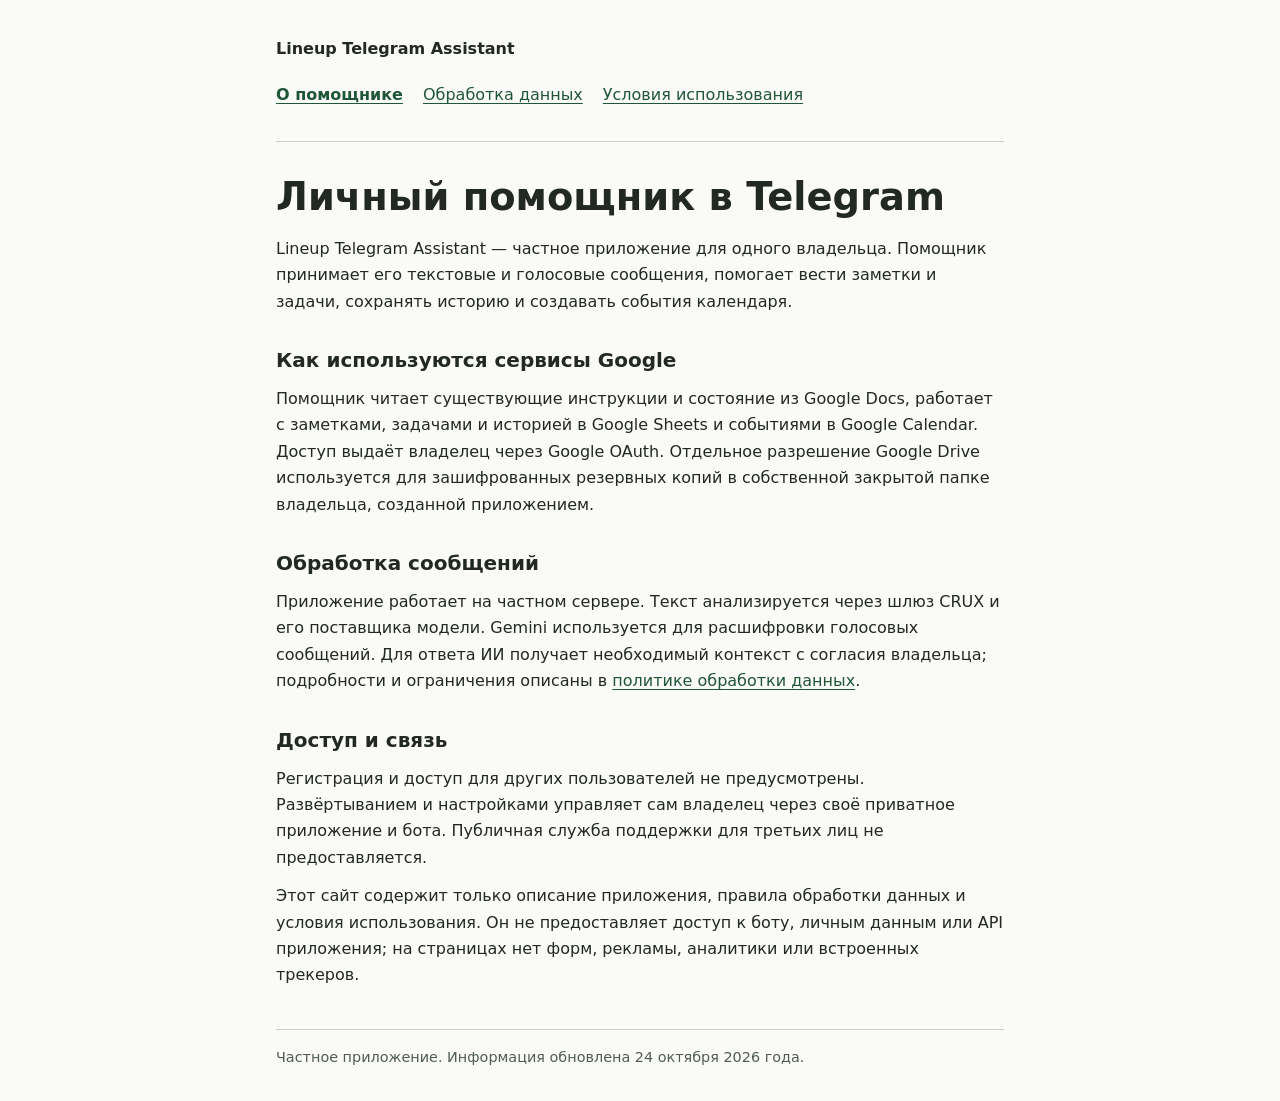
<file: index.html>
<!doctype html>
<html lang="ru">
<head>
  <meta charset="utf-8">
  <meta name="viewport" content="width=device-width, initial-scale=1, viewport-fit=cover">
  <meta name="description" content="Описание частного Lineup Telegram Assistant: заметки, задачи, события и резервные копии владельца.">
  <meta name="referrer" content="no-referrer">
  <title>Lineup Telegram Assistant — о помощнике</title>
  <link rel="stylesheet" href="style.css">
</head>
<body>
  <a class="skip-link" href="#content">К содержанию</a>
  <div class="page">
    <header>
      <p class="brand">Lineup Telegram Assistant</p>
      <nav aria-label="Основная навигация">
        <a href="index.html" aria-current="page">О помощнике</a>
        <a href="privacy.html">Обработка данных</a>
        <a href="terms.html">Условия использования</a>
      </nav>
    </header>
    <main id="content" tabindex="-1">
      <h1>Личный помощник в Telegram</h1>
      <p>Lineup Telegram Assistant — частное приложение для одного владельца. Помощник принимает его текстовые и голосовые сообщения, помогает вести заметки и задачи, сохранять историю и создавать события календаря.</p>
      <h2>Как используются сервисы Google</h2>
      <p>Помощник читает существующие инструкции и состояние из Google Docs, работает с заметками, задачами и историей в Google Sheets и событиями в Google Calendar. Доступ выдаёт владелец через Google OAuth. Отдельное разрешение Google Drive используется для зашифрованных резервных копий в собственной закрытой папке владельца, созданной приложением.</p>
      <h2>Обработка сообщений</h2>
      <p>Приложение работает на частном сервере. Текст анализируется через шлюз CRUX и его поставщика модели. Gemini используется для расшифровки голосовых сообщений. Для ответа ИИ получает необходимый контекст с согласия владельца; подробности и ограничения описаны в <a href="privacy.html">политике обработки данных</a>.</p>
      <h2>Доступ и связь</h2>
      <p>Регистрация и доступ для других пользователей не предусмотрены. Развёртыванием и настройками управляет сам владелец через своё приватное приложение и бота. Публичная служба поддержки для третьих лиц не предоставляется.</p>
      <p>Этот сайт содержит только описание приложения, правила обработки данных и условия использования. Он не предоставляет доступ к боту, личным данным или API приложения; на страницах нет форм, рекламы, аналитики или встроенных трекеров.</p>
    </main>
    <footer>Частное приложение. Информация обновлена <time datetime="2026-10-24">24 октября 2026 года</time>.</footer>
  </div>
</body>
</html>
</file>
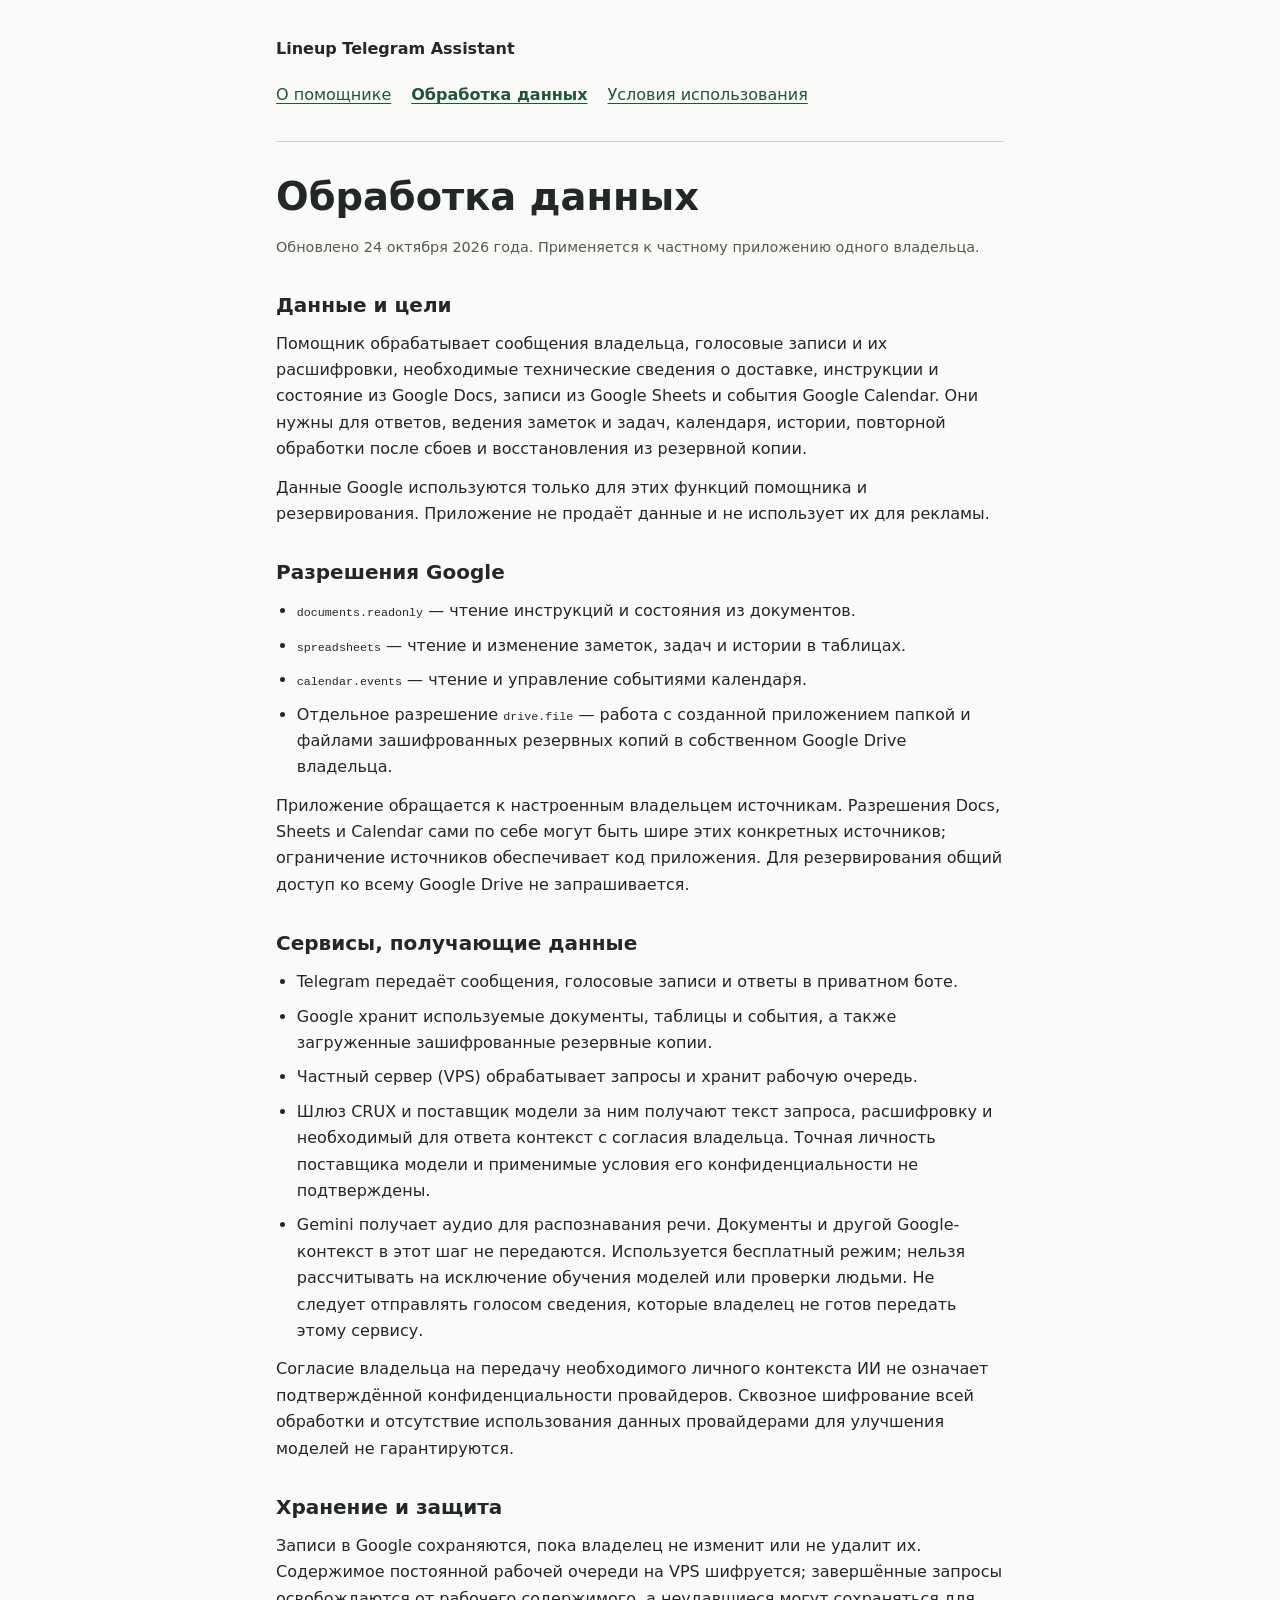
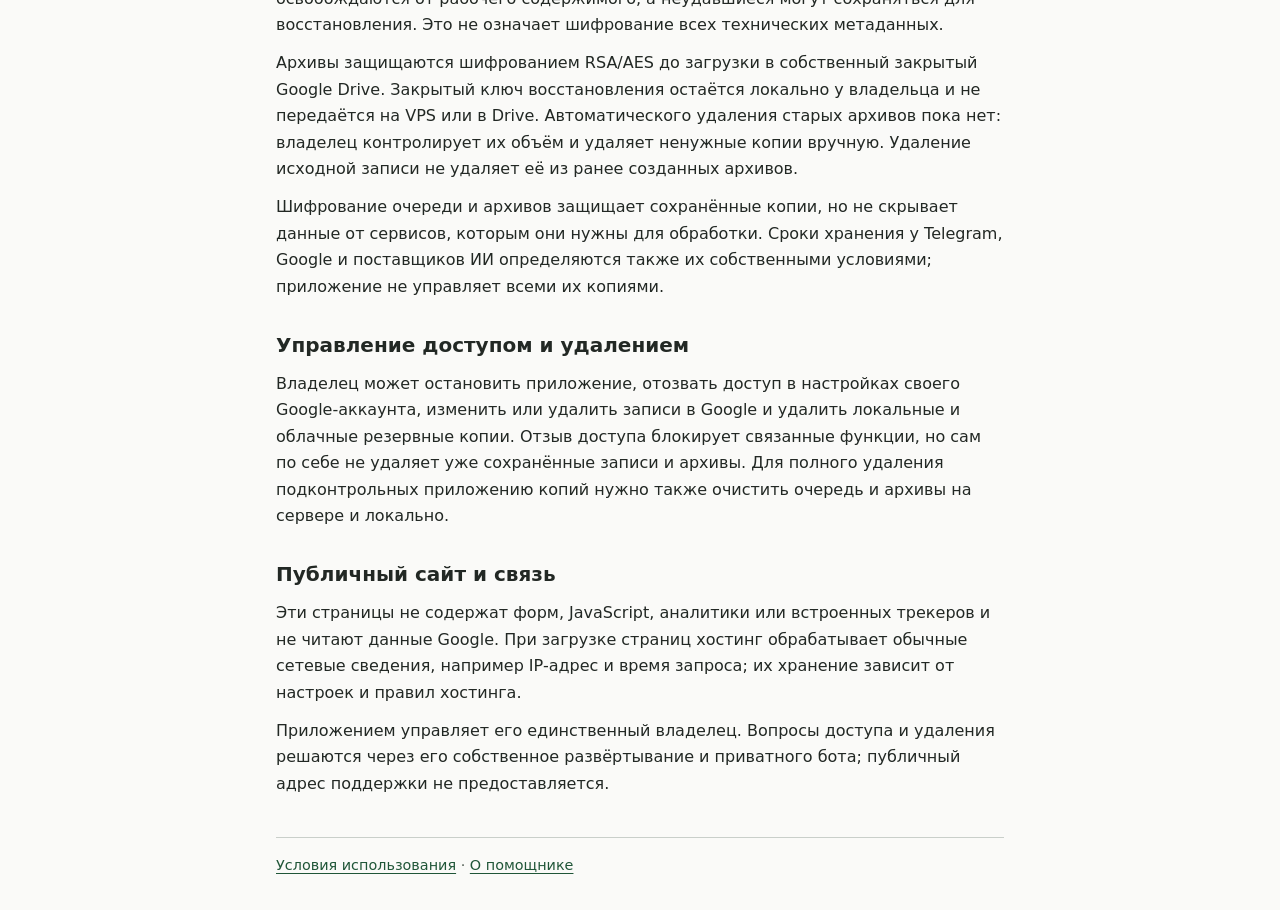
<file: privacy.html>
<!doctype html>
<html lang="ru">
<head>
  <meta charset="utf-8">
  <meta name="viewport" content="width=device-width, initial-scale=1, viewport-fit=cover">
  <meta name="description" content="Какие данные обрабатывает частный Lineup Telegram Assistant, кому они передаются и как управлять доступом и хранением.">
  <meta name="referrer" content="no-referrer">
  <title>Обработка данных — Lineup Telegram Assistant</title>
  <link rel="stylesheet" href="style.css">
</head>
<body>
  <a class="skip-link" href="#content">К содержанию</a>
  <div class="page">
    <header>
      <p class="brand">Lineup Telegram Assistant</p>
      <nav aria-label="Основная навигация">
        <a href="index.html">О помощнике</a>
        <a href="privacy.html" aria-current="page">Обработка данных</a>
        <a href="terms.html">Условия использования</a>
      </nav>
    </header>
    <main id="content" tabindex="-1">
      <h1>Обработка данных</h1>
      <p class="meta">Обновлено <time datetime="2026-10-24">24 октября 2026 года</time>. Применяется к частному приложению одного владельца.</p>
      <h2>Данные и цели</h2>
      <p>Помощник обрабатывает сообщения владельца, голосовые записи и их расшифровки, необходимые технические сведения о доставке, инструкции и состояние из Google Docs, записи из Google Sheets и события Google Calendar. Они нужны для ответов, ведения заметок и задач, календаря, истории, повторной обработки после сбоев и восстановления из резервной копии.</p>
      <p>Данные Google используются только для этих функций помощника и резервирования. Приложение не продаёт данные и не использует их для рекламы.</p>
      <h2>Разрешения Google</h2>
      <ul>
        <li><code>documents.readonly</code> — чтение инструкций и состояния из документов.</li>
        <li><code>spreadsheets</code> — чтение и изменение заметок, задач и истории в таблицах.</li>
        <li><code>calendar.events</code> — чтение и управление событиями календаря.</li>
        <li>Отдельное разрешение <code>drive.file</code> — работа с созданной приложением папкой и файлами зашифрованных резервных копий в собственном Google Drive владельца.</li>
      </ul>
      <p>Приложение обращается к настроенным владельцем источникам. Разрешения Docs, Sheets и Calendar сами по себе могут быть шире этих конкретных источников; ограничение источников обеспечивает код приложения. Для резервирования общий доступ ко всему Google Drive не запрашивается.</p>
      <h2>Сервисы, получающие данные</h2>
      <ul>
        <li>Telegram передаёт сообщения, голосовые записи и ответы в приватном боте.</li>
        <li>Google хранит используемые документы, таблицы и события, а также загруженные зашифрованные резервные копии.</li>
        <li>Частный сервер (VPS) обрабатывает запросы и хранит рабочую очередь.</li>
        <li>Шлюз CRUX и поставщик модели за ним получают текст запроса, расшифровку и необходимый для ответа контекст с согласия владельца. Точная личность поставщика модели и применимые условия его конфиденциальности не подтверждены.</li>
        <li>Gemini получает аудио для распознавания речи. Документы и другой Google-контекст в этот шаг не передаются. Используется бесплатный режим; нельзя рассчитывать на исключение обучения моделей или проверки людьми. Не следует отправлять голосом сведения, которые владелец не готов передать этому сервису.</li>
      </ul>
      <p>Согласие владельца на передачу необходимого личного контекста ИИ не означает подтверждённой конфиденциальности провайдеров. Сквозное шифрование всей обработки и отсутствие использования данных провайдерами для улучшения моделей не гарантируются.</p>
      <h2>Хранение и защита</h2>
      <p>Записи в Google сохраняются, пока владелец не изменит или не удалит их. Содержимое постоянной рабочей очереди на VPS шифруется; завершённые запросы освобождаются от рабочего содержимого, а неудавшиеся могут сохраняться для восстановления. Это не означает шифрование всех технических метаданных.</p>
      <p>Архивы защищаются шифрованием RSA/AES до загрузки в собственный закрытый Google Drive. Закрытый ключ восстановления остаётся локально у владельца и не передаётся на VPS или в Drive. Автоматического удаления старых архивов пока нет: владелец контролирует их объём и удаляет ненужные копии вручную. Удаление исходной записи не удаляет её из ранее созданных архивов.</p>
      <p>Шифрование очереди и архивов защищает сохранённые копии, но не скрывает данные от сервисов, которым они нужны для обработки. Сроки хранения у Telegram, Google и поставщиков ИИ определяются также их собственными условиями; приложение не управляет всеми их копиями.</p>
      <h2>Управление доступом и удалением</h2>
      <p>Владелец может остановить приложение, отозвать доступ в настройках своего Google-аккаунта, изменить или удалить записи в Google и удалить локальные и облачные резервные копии. Отзыв доступа блокирует связанные функции, но сам по себе не удаляет уже сохранённые записи и архивы. Для полного удаления подконтрольных приложению копий нужно также очистить очередь и архивы на сервере и локально.</p>
      <h2>Публичный сайт и связь</h2>
      <p>Эти страницы не содержат форм, JavaScript, аналитики или встроенных трекеров и не читают данные Google. При загрузке страниц хостинг обрабатывает обычные сетевые сведения, например IP-адрес и время запроса; их хранение зависит от настроек и правил хостинга.</p>
      <p>Приложением управляет его единственный владелец. Вопросы доступа и удаления решаются через его собственное развёртывание и приватного бота; публичный адрес поддержки не предоставляется.</p>
    </main>
    <footer><a href="terms.html">Условия использования</a> · <a href="index.html">О помощнике</a></footer>
  </div>
</body>
</html>
</file>
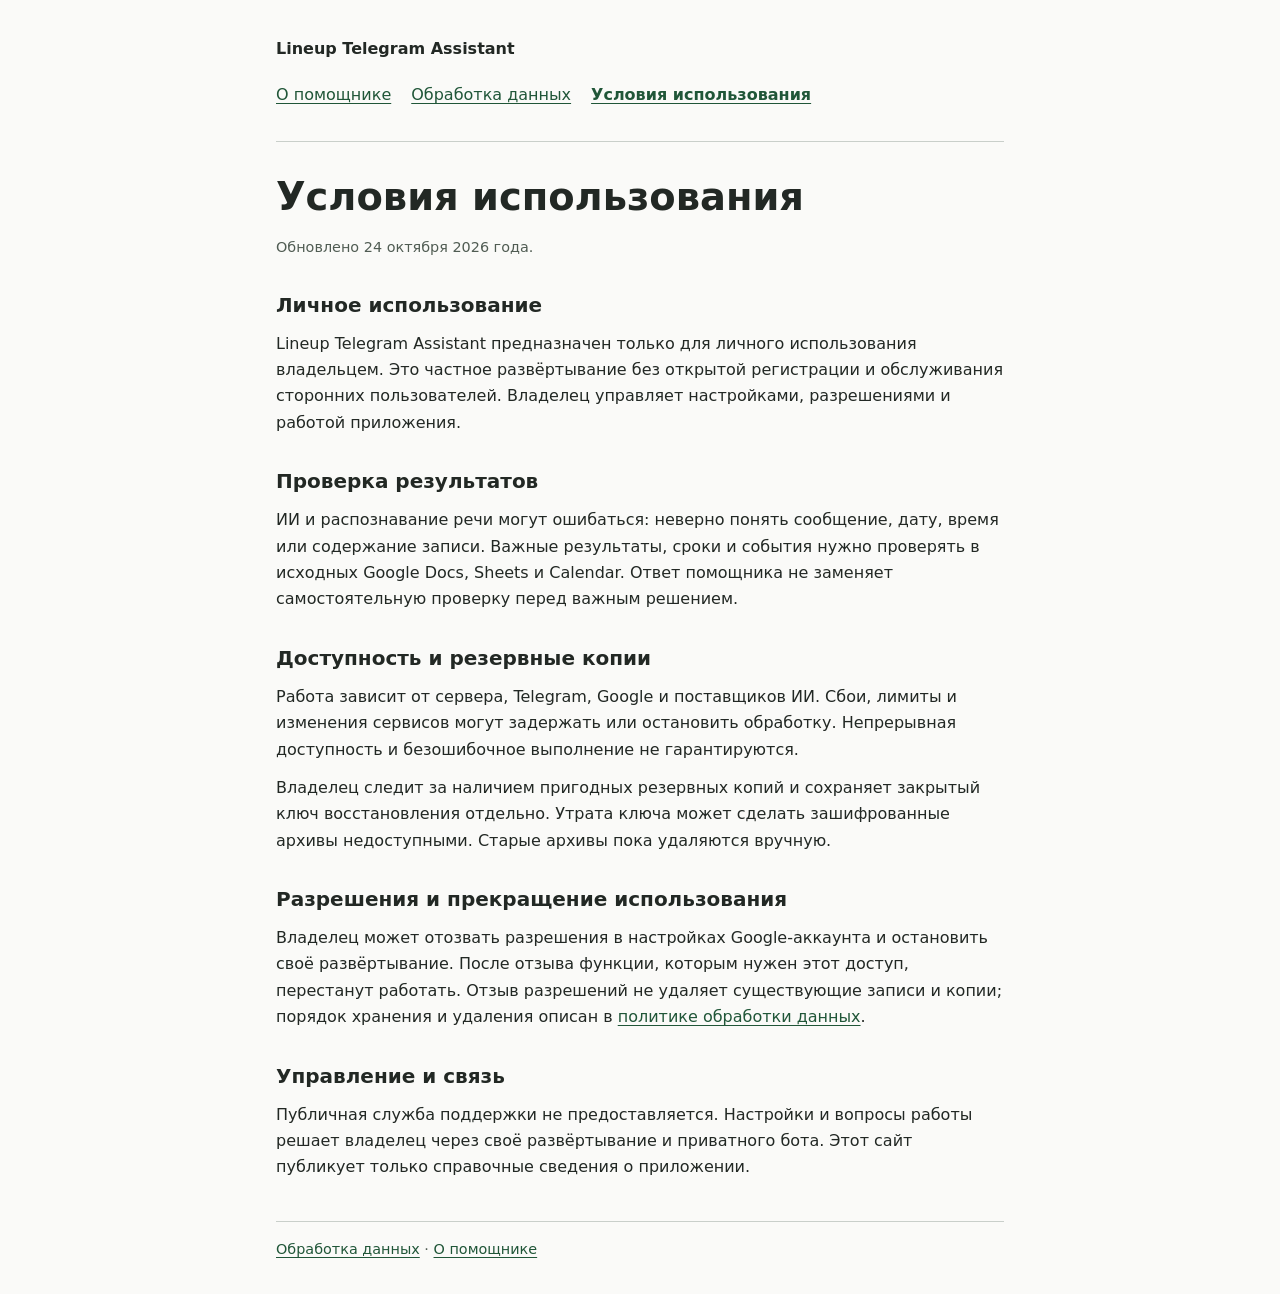
<file: terms.html>
<!doctype html>
<html lang="ru">
<head>
  <meta charset="utf-8">
  <meta name="viewport" content="width=device-width, initial-scale=1, viewport-fit=cover">
  <meta name="description" content="Условия личного использования частного Lineup Telegram Assistant и ограничения автоматической обработки.">
  <meta name="referrer" content="no-referrer">
  <title>Условия использования — Lineup Telegram Assistant</title>
  <link rel="stylesheet" href="style.css">
</head>
<body>
  <a class="skip-link" href="#content">К содержанию</a>
  <div class="page">
    <header>
      <p class="brand">Lineup Telegram Assistant</p>
      <nav aria-label="Основная навигация">
        <a href="index.html">О помощнике</a>
        <a href="privacy.html">Обработка данных</a>
        <a href="terms.html" aria-current="page">Условия использования</a>
      </nav>
    </header>
    <main id="content" tabindex="-1">
      <h1>Условия использования</h1>
      <p class="meta">Обновлено <time datetime="2026-10-24">24 октября 2026 года</time>.</p>
      <h2>Личное использование</h2>
      <p>Lineup Telegram Assistant предназначен только для личного использования владельцем. Это частное развёртывание без открытой регистрации и обслуживания сторонних пользователей. Владелец управляет настройками, разрешениями и работой приложения.</p>
      <h2>Проверка результатов</h2>
      <p>ИИ и распознавание речи могут ошибаться: неверно понять сообщение, дату, время или содержание записи. Важные результаты, сроки и события нужно проверять в исходных Google Docs, Sheets и Calendar. Ответ помощника не заменяет самостоятельную проверку перед важным решением.</p>
      <h2>Доступность и резервные копии</h2>
      <p>Работа зависит от сервера, Telegram, Google и поставщиков ИИ. Сбои, лимиты и изменения сервисов могут задержать или остановить обработку. Непрерывная доступность и безошибочное выполнение не гарантируются.</p>
      <p>Владелец следит за наличием пригодных резервных копий и сохраняет закрытый ключ восстановления отдельно. Утрата ключа может сделать зашифрованные архивы недоступными. Старые архивы пока удаляются вручную.</p>
      <h2>Разрешения и прекращение использования</h2>
      <p>Владелец может отозвать разрешения в настройках Google-аккаунта и остановить своё развёртывание. После отзыва функции, которым нужен этот доступ, перестанут работать. Отзыв разрешений не удаляет существующие записи и копии; порядок хранения и удаления описан в <a href="privacy.html">политике обработки данных</a>.</p>
      <h2>Управление и связь</h2>
      <p>Публичная служба поддержки не предоставляется. Настройки и вопросы работы решает владелец через своё развёртывание и приватного бота. Этот сайт публикует только справочные сведения о приложении.</p>
    </main>
    <footer><a href="privacy.html">Обработка данных</a> · <a href="index.html">О помощнике</a></footer>
  </div>
</body>
</html>
</file>
<file: style.css>
:root {
  color-scheme: light dark;
  font-family: system-ui, -apple-system, BlinkMacSystemFont, "Segoe UI", sans-serif;
  line-height: 1.65;
  background: #fafaf8;
  color: #222824;
}
* { box-sizing: border-box; }
body { margin: 0; }
.page {
  max-width: 48rem;
  margin-inline: auto;
  padding: max(1.25rem, env(safe-area-inset-top)) max(1.25rem, env(safe-area-inset-right)) max(2rem, env(safe-area-inset-bottom)) max(1.25rem, env(safe-area-inset-left));
}
header { padding-block: 1rem 1.5rem; border-bottom: 1px solid #c9cfca; }
.brand { margin: 0 0 0.75rem; font-weight: 650; }
nav { display: flex; flex-wrap: wrap; gap: 0.5rem 1.25rem; }
nav a { display: inline-block; padding-block: 0.5rem; }
a { color: #205638; text-underline-offset: 0.2em; }
a:focus-visible { outline: 3px solid currentColor; outline-offset: 4px; border-radius: 2px; }
[aria-current="page"] { font-weight: 700; }
h1 { font-size: clamp(1.75rem, 5vw, 2.4rem); line-height: 1.2; margin-block: 2rem 1rem; }
h2 { font-size: 1.25rem; line-height: 1.35; margin-block: 2rem 0.75rem; }
p, ul { margin-block: 0.75rem; }
ul { padding-left: 1.3rem; }
li + li { margin-top: 0.5rem; }
code { font-size: 0.9em; overflow-wrap: anywhere; }
.meta, footer { font-size: 0.9rem; color: #505c53; }
footer { margin-top: 2.5rem; padding-top: 1rem; border-top: 1px solid #c9cfca; }
.skip-link { position: absolute; left: 1rem; top: -10rem; padding: 0.75rem; background: #fafaf8; }
.skip-link:focus { top: 1rem; }
@media (prefers-color-scheme: dark) {
  :root { background: #181c19; color: #e5eae6; }
  a { color: #a3d9b4; }
  .meta, footer { color: #b6c1b9; }
  header, footer { border-color: #4a554d; }
  .skip-link { background: #181c19; }
}
</file>
